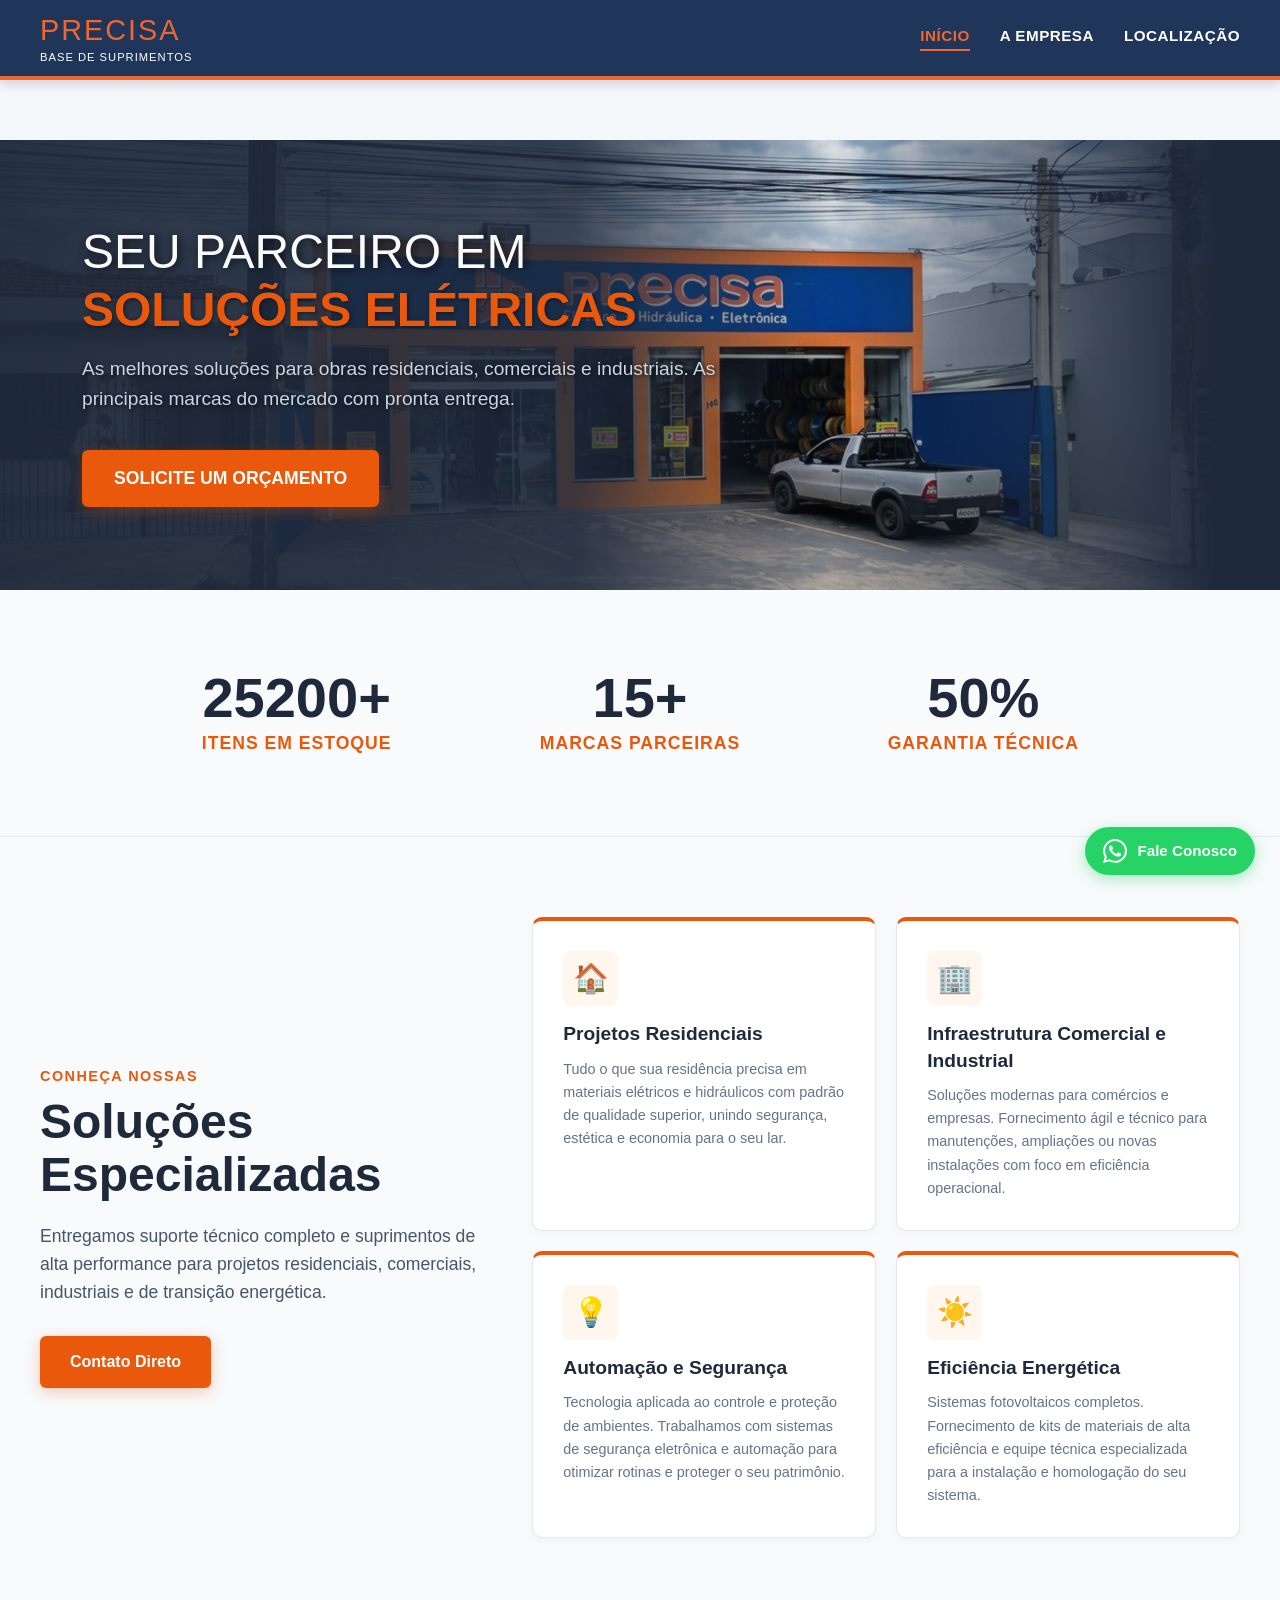
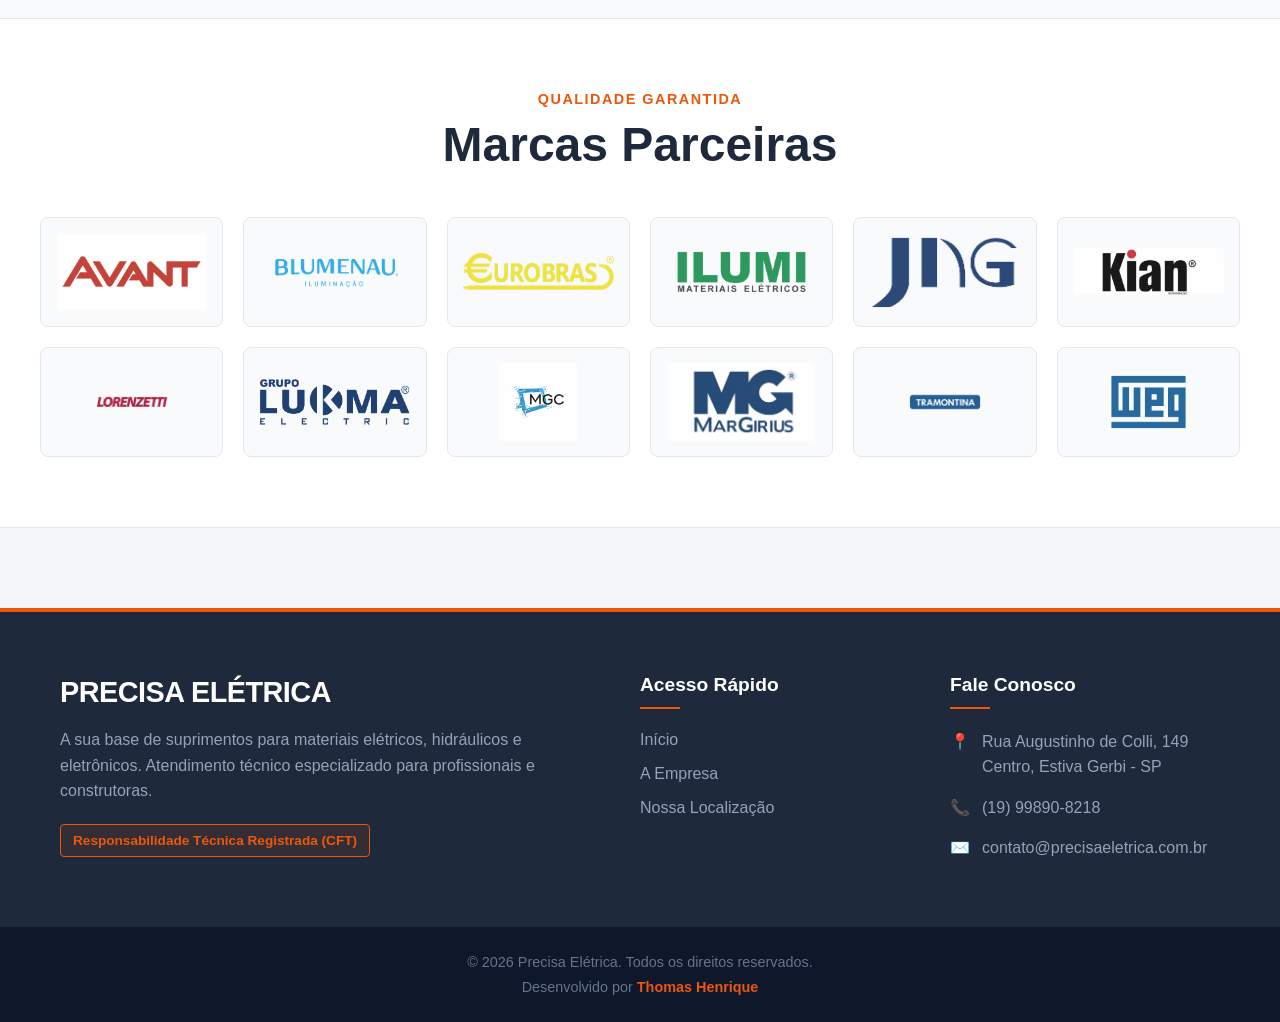
<file: index.html>
<!DOCTYPE html>
<html lang="pt-BR">
<head>
    <meta charset="UTF-8">
    <meta name="viewport" content="width=device-width, initial-scale=1.0">
    <title>Precisa Elétrica | Sua Base de Suprimentos</title>
    <script src="script/config.js"></script>
    <link rel="stylesheet" href="style/style.css">
    <link rel="icon" type="image/png" href="img/favicon.png">
</head>
<body>
    <header class="navbar">
        <div class="brand-container">
            <span class="brand-main">PRECISA</span>
            <span class="brand-sub">Base de Suprimentos</span>
        </div>
        
        <nav class="main-menu-lista">
            <a href="index.html" class="ativo">Início</a>
            <a href="html/catalogo.html" data-loja="on">Produtos</a>
            <a href="html/about.html">A Empresa</a>
            <a href="html/contact.html">Localização</a>
        </nav>
    </header>

    <!-- BANNER PRINCIPAL -->
    <section class="hero-precisa">
        <div class="hero-overlay"></div>
        <div class="hero-conteudo">
            <h1 class="hero-titulo">SEU PARCEIRO EM <br><b>SOLUÇÕES ELÉTRICAS</b></h1>
            <p class="hero-subtitulo">As melhores soluções para obras residenciais, comerciais e industriais. As principais marcas do mercado com pronta entrega.</p>
            <a href="html/catalogo.html" class="hero-botao" data-loja="on">VER CATÁLOGO COMPLETO</a>
            <a href="https://wa.me/5519998908218?text=Olá!%20Gostaria%20de%20solicitar%20um%20orçamento." class="hero-botao" data-loja="off" target="_blank" rel="noopener noreferrer">SOLICITE UM ORÇAMENTO</a>
        </div>
    </section>

    <!-- SEÇÃO DE CONTADORES (AUTORIDADE) -->
    <section class="estatisticas-precisa">
        <div class="estatisticas-container">
            <div class="stat-item">
                <!-- Mudei para 3000 e coloquei o data-alvo="3000" -->
                <span class="stat-numero" data-alvo="50000">0</span>
                <span class="stat-texto">Itens em Estoque</span>
            </div>
            <div class="stat-item">
                <!-- Mudei para 15 e coloquei o data-alvo="15" -->
                <span class="stat-numero" data-alvo="30">0</span>
                <span class="stat-texto">Marcas Parceiras</span>
            </div>
            <div class="stat-item">
                <!-- Mudei para 100 e coloquei o data-alvo="100" -->
                <span class="stat-numero" data-alvo="100">0</span>
                <span class="stat-texto">Garantia Técnica</span>
            </div>
        </div>
    </section>

    <!-- SEÇÃO DE SOLUÇÕES / PILARES -->
    <section class="solucoes-precisa">
        <div class="solucoes-container">
            
            <!-- Lado Esquerdo: Título e Chamada -->
            <div class="solucoes-info">
                <span class="subtitulo-secao">CONHEÇA NOSSAS</span>
                <h2 class="titulo-secao">Soluções Especializadas</h2>
                <p class="descricao-secao">
                    Entregamos suporte técnico completo e suprimentos de alta performance para projetos residenciais, comerciais, industriais e de transição energética.
                </p>
                <a href="https://wa.me/5519998908218" 
                class="btn-solucoes" target="_blank" rel="noopener noreferrer">
                    Contato Direto
                </a>
            </div>

            <!-- Lado Direito: Grid de Cartões Atualizado -->
            <div class="solucoes-grid">
                
                <!-- Card 1: Residencial -->
                <div class="card-solucao">
                    <div class="card-icone">🏠</div>
                    <h3>Projetos Residenciais</h3>
                    <p>Tudo o que sua residência precisa em materiais elétricos e hidráulicos com padrão de qualidade superior, unindo segurança, estética e economia para o seu lar.</p>
                </div>

                <!-- Card 2: Comercial -->
                <div class="card-solucao">
                    <div class="card-icone">🏢</div>
                    <h3>Infraestrutura Comercial e Industrial</h3>
                    <p>Soluções modernas para comércios e empresas. Fornecimento ágil e técnico para manutenções, ampliações ou novas instalações com foco em eficiência operacional.</p>
                </div>

                <!-- Card 3: Automação -->
                <div class="card-solucao">
                    <div class="card-icone">💡</div>
                    <h3>Automação e Segurança</h3>
                    <p>Tecnologia aplicada ao controle e proteção de ambientes. Trabalhamos com sistemas de segurança eletrônica e automação para otimizar rotinas e proteger o seu patrimônio.</p>
                </div>

                <!-- Card 4: Energia Solar (Substituiu Média e Alta Tensão) -->
                <div class="card-solucao">
                    <div class="card-icone">☀️</div>
                    <h3>Eficiência Energética</h3>
                    <p>Sistemas fotovoltaicos completos. Fornecimento de kits de materiais de alta eficiência e equipe técnica especializada para a instalação e homologação do seu sistema.</p>
                </div>

            </div>

        </div>
    </section>

    <!-- =========================================
    SEÇÃO DE MARCAS PARCEIRAS
    ========================================= -->
    <section class="marcas-parceiras">
        <div class="marcas-container">
            <div class="marcas-header">
                <span class="subtitulo-secao">QUALIDADE GARANTIDA</span>
                <h2 class="titulo-secao">Marcas Parceiras</h2>
            </div>
            
            <div class="marcas-grid">
                <div class="marca-item"><img src="img/marcas/AVANT.png" alt="Avant"></div>
                <div class="marca-item"><img src="img/marcas/BLUMENAL.png" alt="Blumenau"></div>
                <div class="marca-item"><img src="img/marcas/EUROBRAS.webp" alt="Eurobras"></div>
                <div class="marca-item"><img src="img/marcas/ILLUMI.png" alt="Ilumi"></div>
                <div class="marca-item"><img src="img/marcas/JNG.png" alt="JNG"></div>
                <div class="marca-item"><img src="img/marcas/KIAN.webp" alt="Kian"></div>
                <div class="marca-item"><img src="img/marcas/LORENZETTI.png" alt="Lorenzetti"></div>
                <div class="marca-item"><img src="img/marcas/LUKMA.png" alt="Lukma"></div>
                <div class="marca-item"><img src="img/marcas/MGC.jpg" alt="MGC"></div>
                <div class="marca-item"><img src="img/marcas/MARGIRIUS.png" alt="MarGirius"></div>
                <div class="marca-item"><img src="img/marcas/TRAMONTINA.png" alt="Tramontina"></div>
                <div class="marca-item"><img src="img/marcas/WEG.png" alt="WEG"></div>
            </div>
        </div>
    </section>

    <!-- BOTÃO FLUTUANTE WHATSAPP -->
    <a href="https://wa.me/5519998908218?text=Olá!%20Gostaria%20de%20solicitar%20um%20orçamento." 
    class="whatsapp-flutuante" 
    target="_blank" 
    rel="noopener noreferrer"
    title="Fale conosco pelo WhatsApp">
        <!-- Ícone SVG limpo do WhatsApp -->
        <svg xmlns="http://www.w3.org/2000/svg" viewBox="0 0 24 24" width="32" height="32" fill="#ffffff">
            <path d="M.057 24l1.687-6.163c-1.041-1.804-1.588-3.849-1.587-5.946.003-6.556 5.338-11.891 11.893-11.891 3.181.001 6.167 1.24 8.413 3.488 2.245 2.248 3.481 5.236 3.48 8.414-.003 6.557-5.338 11.892-11.893 11.892-1.99-.001-3.951-.5-5.688-1.448l-6.305 1.654zm6.597-3.807c1.676.995 3.276 1.591 5.392 1.592 5.448 0 9.886-4.434 9.889-9.885.002-5.462-4.415-9.89-9.881-9.892-5.452 0-9.887 4.434-9.889 9.884-.001 2.225.651 3.891 1.746 5.634l-.999 3.648 3.742-.981zm11.387-5.464c-.074-.124-.272-.198-.57-.347-.297-.149-1.758-.868-2.031-.967-.272-.099-.47-.149-.669.149-.198.297-.768.967-.941 1.165-.173.198-.347.223-.644.074-.297-.149-1.255-.462-2.39-1.475-.883-.788-1.48-1.761-1.653-2.059-.173-.297-.018-.458.13-.606.134-.133.297-.347.446-.521.151-.172.2-.296.3-.495.099-.198.05-.372-.025-.521-.075-.148-.669-1.611-.916-2.206-.242-.579-.487-.501-.669-.51l-.57-.01c-.198 0-.52.074-.792.372s-1.04 1.016-1.04 2.479 1.065 2.876 1.213 3.074c.149.198 2.095 3.2 5.076 4.487.709.306 1.263.489 1.694.626.712.226 1.36.194 1.872.118.571-.085 1.758-.719 2.006-1.413.248-.695.248-1.29.173-1.414z"/>
        </svg>
        <span class="texto-wtp">Fale Conosco</span>
    </a>
    <!--FOOTER PRINCIPAL-->
    <footer class="footer-precisa">
        <div class="footer-container">
            <!-- Coluna 1: Sobre a Empresa -->
            <div class="footer-col col-sobre">
                <h2 class="footer-logo">PRECISA ELÉTRICA</h2>
                <p class="footer-desc">A sua base de suprimentos para materiais elétricos, hidráulicos e eletrônicos. Atendimento técnico especializado para profissionais e construtoras.</p>
                <span class="badge-cft">Responsabilidade Técnica Registrada (CFT)</span>
            </div>

            <!-- Coluna 2: Links Rápidos -->
            <div class="footer-col">
                <h3>Acesso Rápido</h3>
                <ul class="footer-links">
                    <li><a href="../index.html">Início</a></li>
                    <li data-loja="on"><a href="html/catalogo.html">Catálogo de Produtos</a></li>
                    <li><a href="html/about.html">A Empresa</a></li>
                    <li><a href="html/contact.html">Nossa Localização</a></li>
                </ul>
            </div>

            <!-- Coluna 3: Contato e Endereço -->
            <div class="footer-col">
                <h3>Fale Conosco</h3>
                <ul class="footer-contact">
                    <li>
                        <span>📍</span> 
                        <span>Rua Augustinho de Colli, 149<br>Centro, Estiva Gerbi - SP</span>
                    </li>
                    <li>
                        <span>📞</span> 
                        <span>(19) 99890-8218</span>
                    </li>
                    <li>
                        <span>✉️</span> 
                        <span>contato@precisaeletrica.com.br</span>
                    </li>
                </ul>
            </div>
        </div>

        <!-- Barra inferior (Créditos e GitHub) -->
        <div class="footer-bottom">
            <p>&copy; 2026 Precisa Elétrica. Todos os direitos reservados.</p>
            <p class="developer-credit">
                Desenvolvido por <a href="https://github.com/thomasquaresma" target="_blank" rel="noopener noreferrer">Thomas Henrique</a>
            </p>
        </div>
    </footer>
    <script src="script/contador.js"></script>
</body>
</html>
</file>
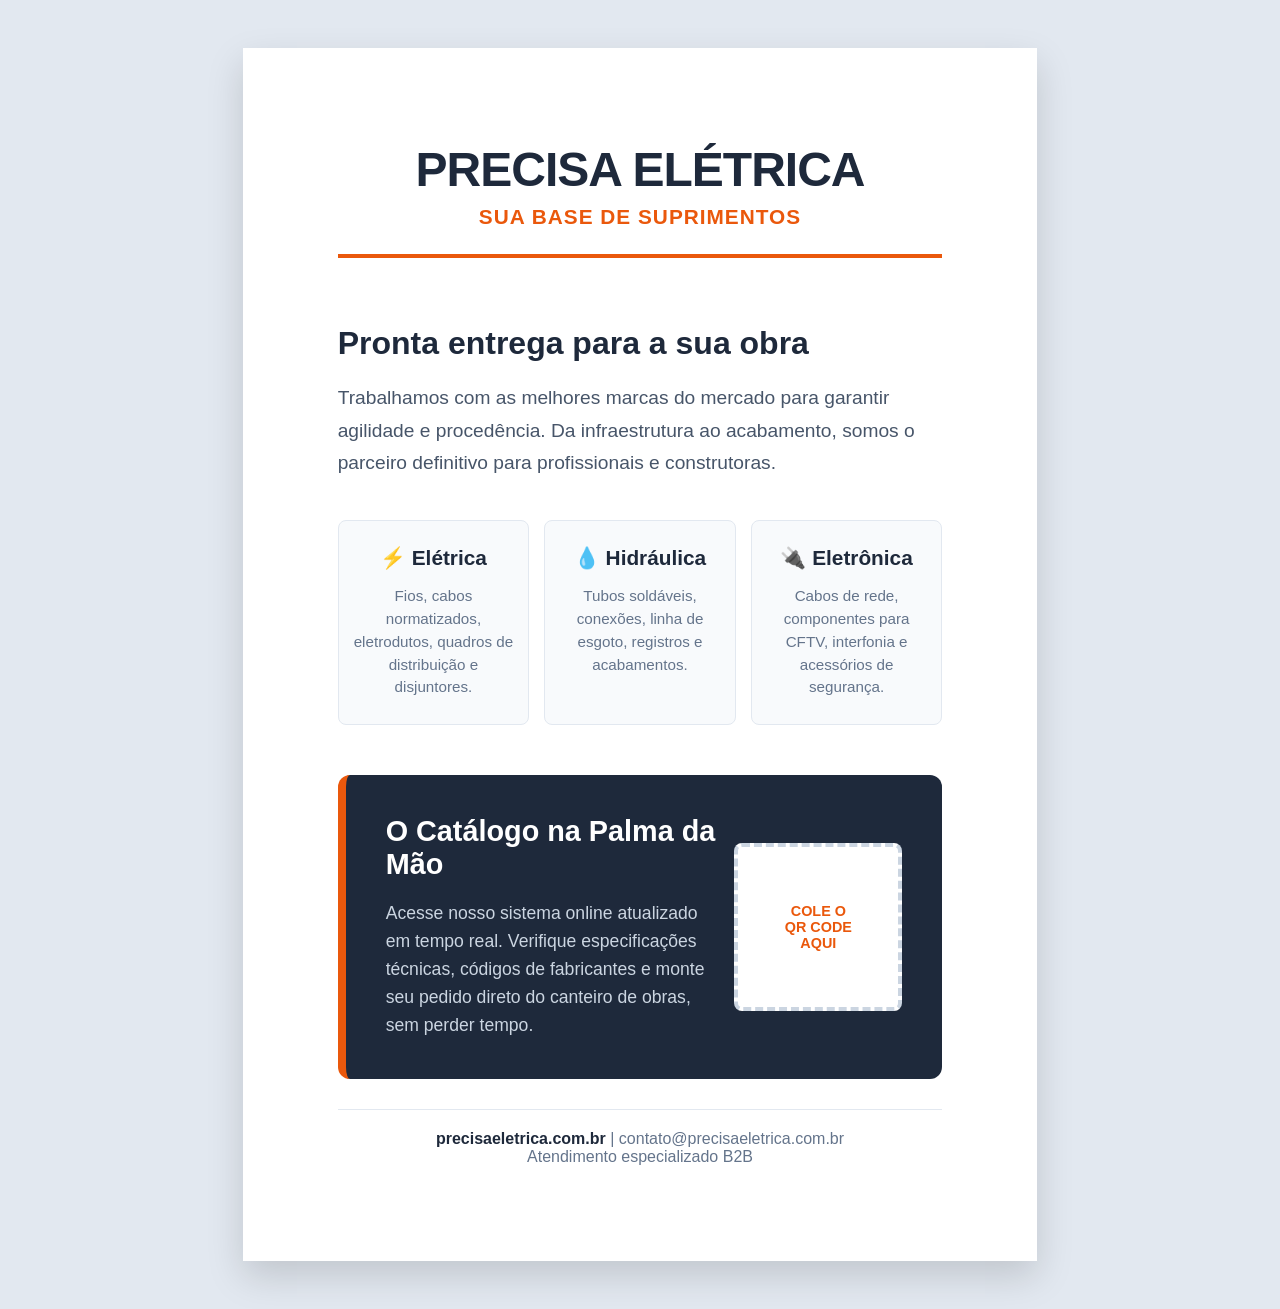
<file: portfolio.html>
<!DOCTYPE html>
<html lang="pt-BR">
<head>
    <meta charset="UTF-8">
    <title>Mockup Portfólio - Precisa Elétrica</title>
    <style>
        /* Fundo escuro para destacar a "folha de papel" */
        body { 
            background-color: #e2e8f0; 
            display: flex; 
            justify-content: center; 
            padding: 40px; 
            font-family: 'Segoe UI', Tahoma, Geneva, Verdana, sans-serif; 
        }
        
        /* Formato e estilo da página A4 */
        .folha-a4 { 
            background: white; 
            width: 210mm; 
            min-height: 297mm; 
            padding: 25mm; 
            box-sizing: border-box; 
            box-shadow: 0 15px 35px rgba(0,0,0,0.15); 
            display: flex; 
            flex-direction: column; 
        }
        
        /* Cabeçalho */
        .cabecalho { 
            text-align: center; 
            border-bottom: 4px solid #ea580c; 
            padding-bottom: 25px; 
            margin-bottom: 40px; 
        }
        .logo-texto { 
            font-size: 3rem; 
            font-weight: 800; 
            color: #1e293b; 
            margin: 0; 
            letter-spacing: -1px;
        }
        .subtitulo { 
            color: #ea580c; 
            font-size: 1.3rem; 
            font-weight: 700; 
            margin-top: 8px; 
            text-transform: uppercase; 
            letter-spacing: 1px;
        }
        
        /* Conteúdo Principal */
        .conteudo { flex-grow: 1; }
        h2 { color: #1e293b; font-size: 2rem; margin-bottom: 20px; }
        p.destaque { color: #475569; font-size: 1.2rem; line-height: 1.7; margin-bottom: 40px; }
        
        /* Cards de Categorias */
        .grid-categorias { 
            display: flex; 
            justify-content: space-between; 
            margin-bottom: 50px; 
            text-align: center; 
            gap: 15px;
        }
        .categoria-card { 
            background: #f8fafc; 
            border: 1px solid #e2e8f0; 
            padding: 25px 15px; 
            border-radius: 8px; 
            flex: 1;
        }
        .categoria-card h3 { color: #1e293b; font-size: 1.3rem; margin-bottom: 10px; margin-top: 0; }
        .categoria-card p { font-size: 0.95rem; color: #64748b; margin-bottom: 0; line-height: 1.5; }
        
        /* Bloco do Catálogo Digital e QR Code */
        .bloco-qr { 
            background: #1e293b; 
            color: white; 
            border-radius: 12px; 
            padding: 40px; 
            display: flex; 
            align-items: center; 
            justify-content: space-between; 
            margin-top: auto; 
            margin-bottom: 30px;
            border-left: 8px solid #ea580c;
        }
        .qr-texto { width: 65%; }
        .qr-texto h3 { font-size: 1.8rem; margin-bottom: 15px; color: white; margin-top: 0;}
        .qr-texto p { color: #cbd5e1; font-size: 1.1rem; margin-bottom: 0; line-height: 1.6; }
        
        .qr-espaco { 
            width: 160px; 
            height: 160px; 
            background: white; 
            border-radius: 8px; 
            display: flex; 
            align-items: center; 
            justify-content: center; 
            color: #ea580c; 
            font-weight: bold; 
            text-align: center; 
            border: 4px dashed #cbd5e1; 
            font-size: 0.9rem;
        }
        
        /* Rodapé */
        .rodape { 
            text-align: center; 
            color: #64748b; 
            font-size: 1rem; 
            border-top: 1px solid #e2e8f0; 
            padding-top: 20px; 
        }
        .rodape strong { color: #1e293b; }
    </style>
</head>
<body>
    <div class="folha-a4">
        
        <div class="cabecalho">
            <h1 class="logo-texto">PRECISA ELÉTRICA</h1>
            <div class="subtitulo">Sua Base de Suprimentos</div>
        </div>
        
        <div class="conteudo">
            <h2>Pronta entrega para a sua obra</h2>
            <p class="destaque">Trabalhamos com as melhores marcas do mercado para garantir agilidade e procedência. Da infraestrutura ao acabamento, somos o parceiro definitivo para profissionais e construtoras.</p>
            
            <div class="grid-categorias">
                <div class="categoria-card">
                    <h3>⚡ Elétrica</h3>
                    <p>Fios, cabos normatizados, eletrodutos, quadros de distribuição e disjuntores.</p>
                </div>
                <div class="categoria-card">
                    <h3>💧 Hidráulica</h3>
                    <p>Tubos soldáveis, conexões, linha de esgoto, registros e acabamentos.</p>
                </div>
                <div class="categoria-card">
                    <h3>🔌 Eletrônica</h3>
                    <p>Cabos de rede, componentes para CFTV, interfonia e acessórios de segurança.</p>
                </div>
            </div>

            <div class="bloco-qr">
                <div class="qr-texto">
                    <h3>O Catálogo na Palma da Mão</h3>
                    <p>Acesse nosso sistema online atualizado em tempo real. Verifique especificações técnicas, códigos de fabricantes e monte seu pedido direto do canteiro de obras, sem perder tempo.</p>
                </div>
                <div class="qr-espaco">
                    COLE O<br>QR CODE<br>AQUI
                </div>
            </div>
        </div>

        <div class="rodape">
            <strong>precisaeletrica.com.br</strong> | contato@precisaeletrica.com.br<br>
            Atendimento especializado B2B
        </div>
        
    </div>
</body>
</html>
</file>
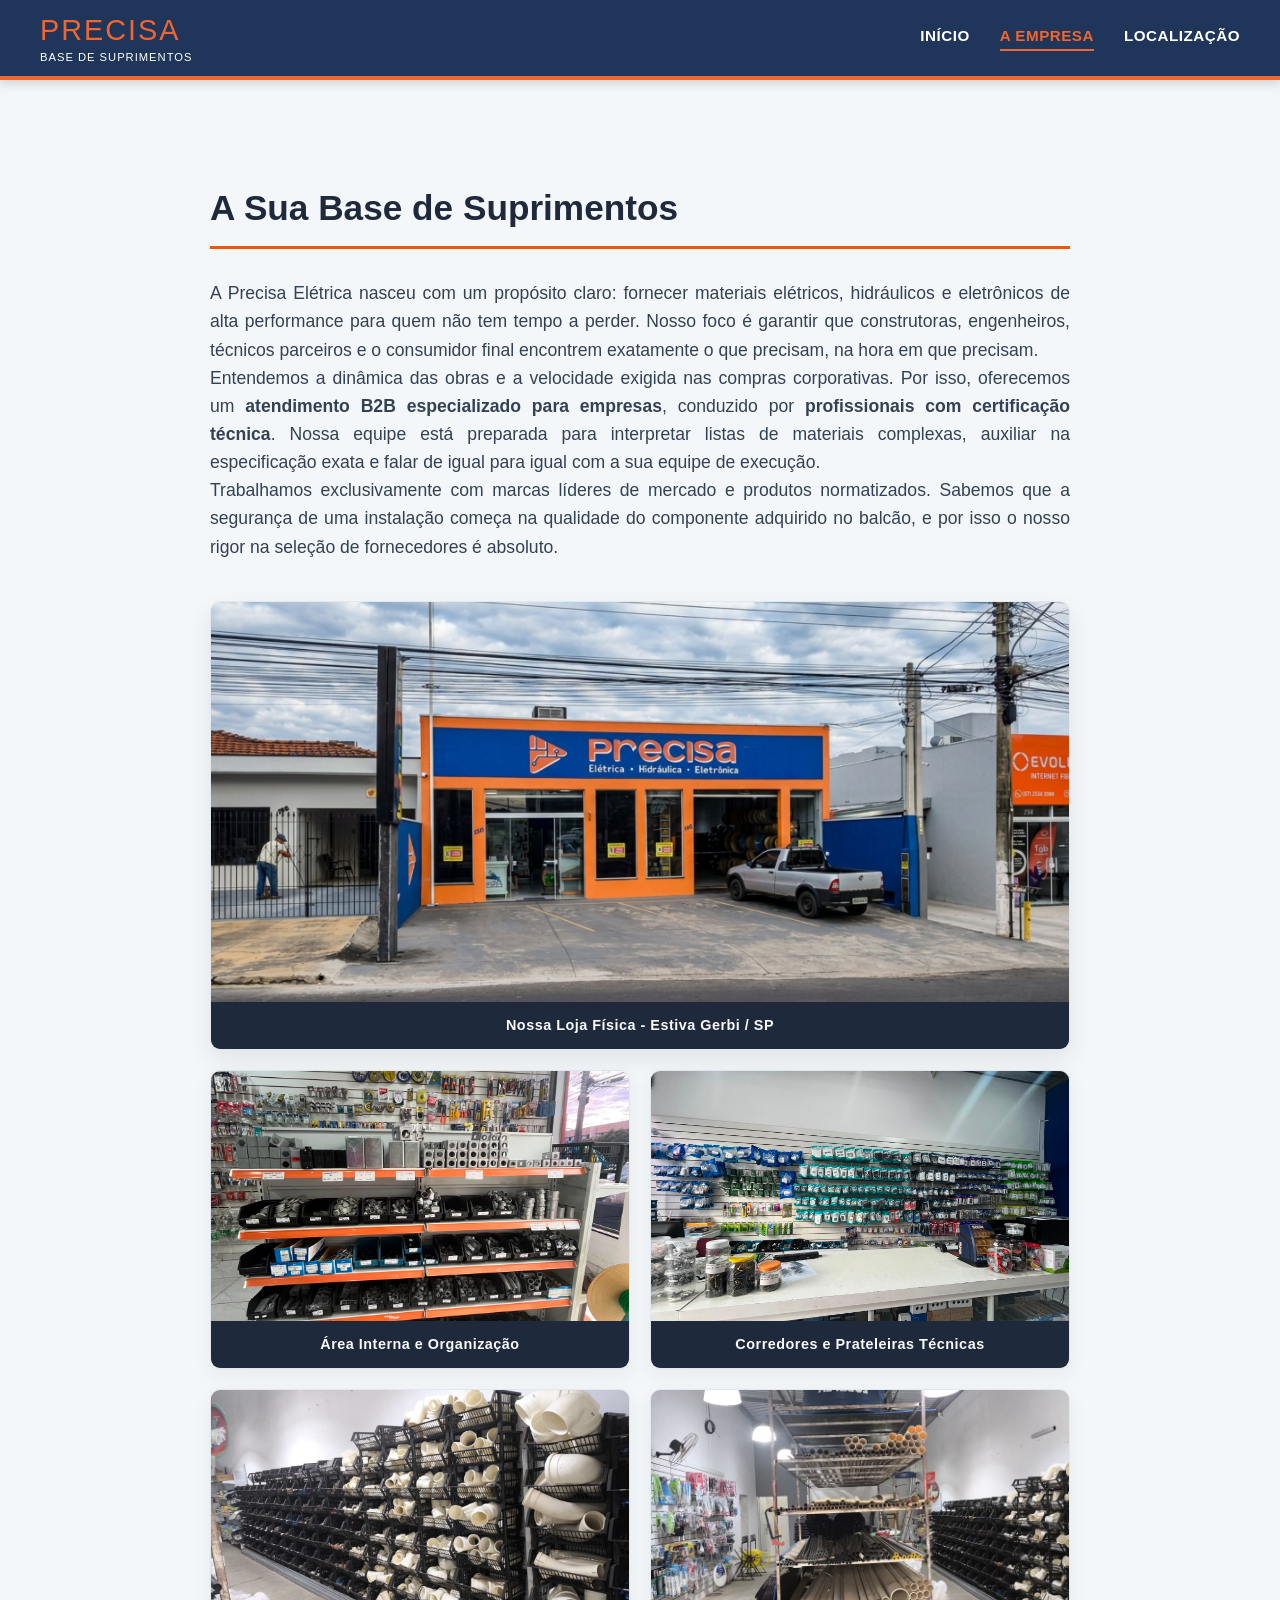
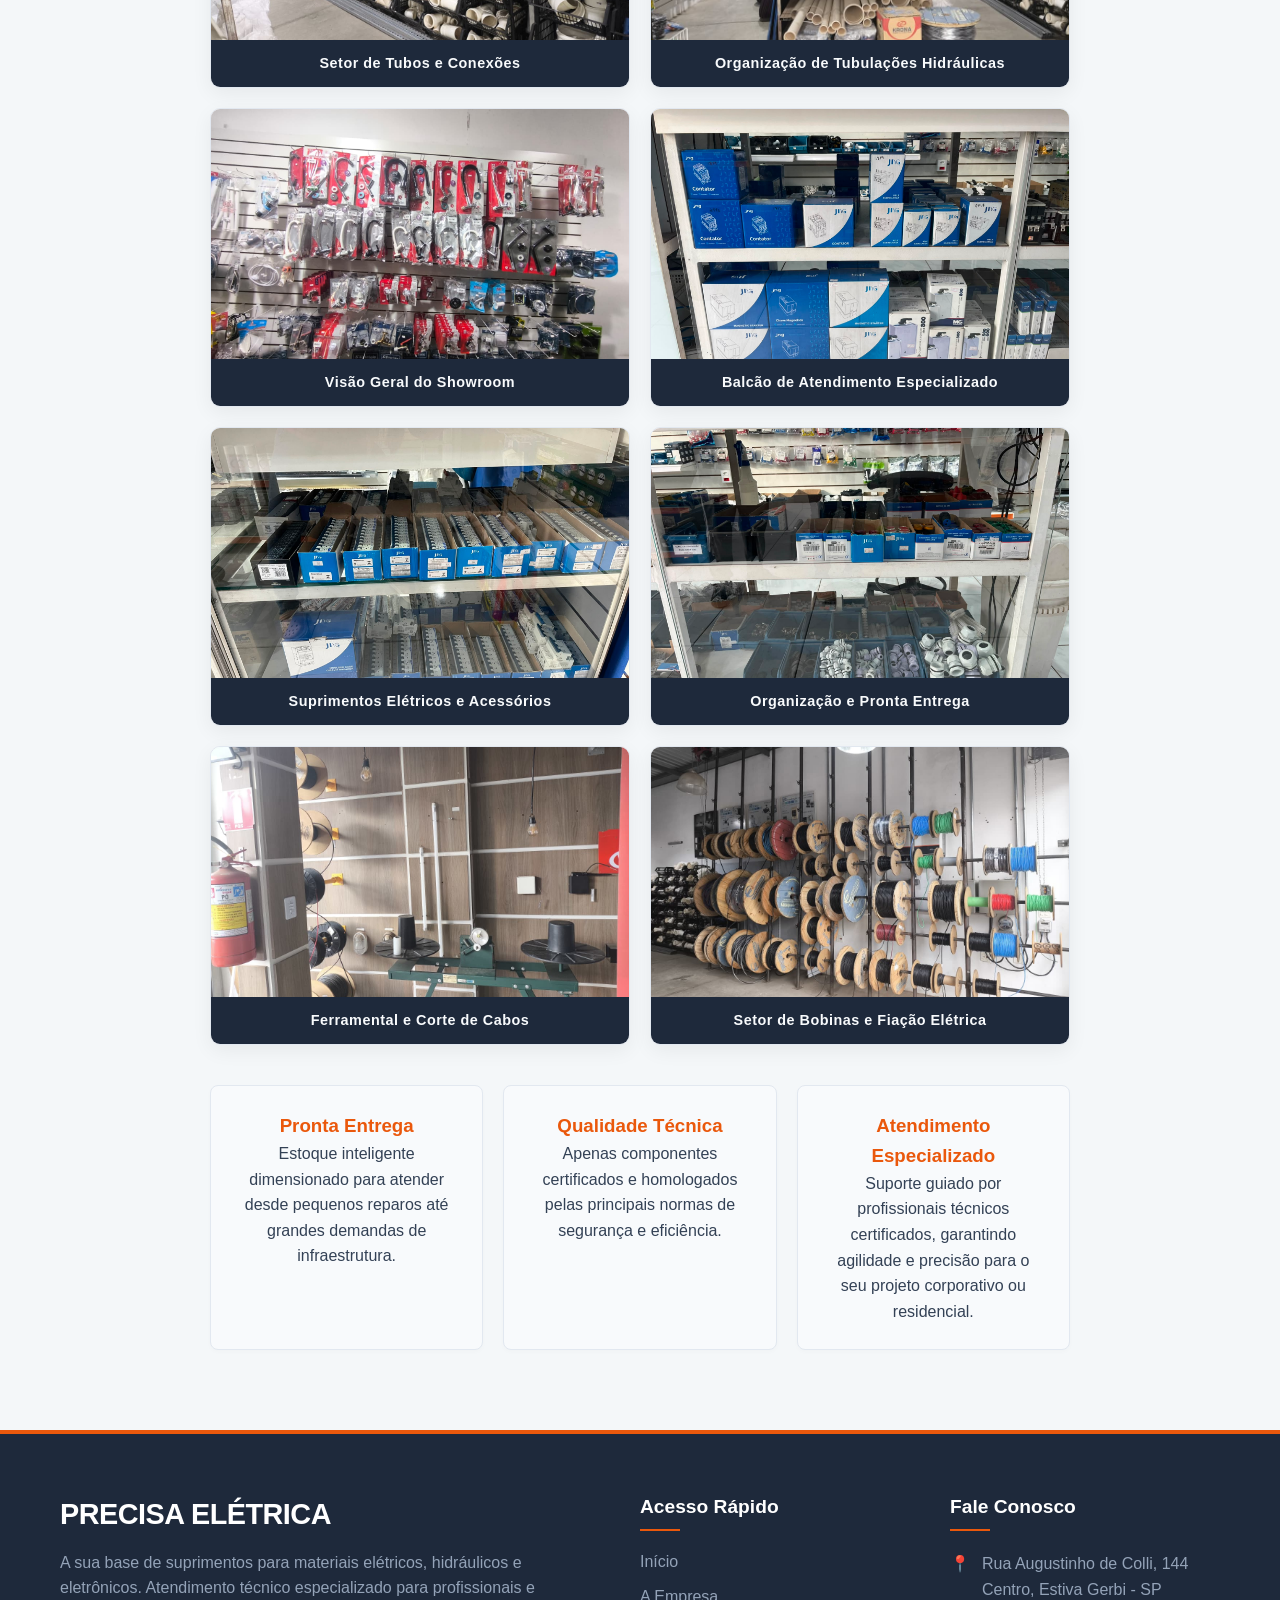
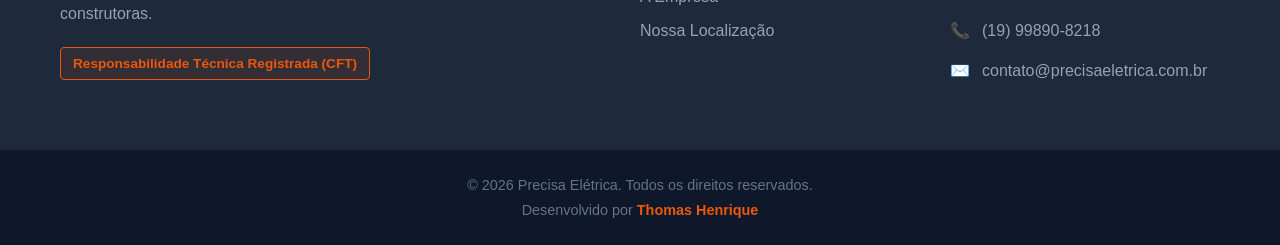
<file: html/about.html>
<!DOCTYPE html>
<html lang="pt-BR">
<head>
    <meta charset="UTF-8">
    <meta name="viewport" content="width=device-width, initial-scale=1.0">
    <title>A Empresa | Precisa Elétrica</title>
    <script src="../script/config.js"></script>
    <link rel="stylesheet" type="text/css" href="../style/style.css">
    <link rel="icon" type="image/png" href="../img/favicon.png">
</head>
<body>
    <header class="navbar">
        <div class="brand-container">
            <span class="brand-main">PRECISA</span>
            <span class="brand-sub">Base de Suprimentos</span>
        </div>
        <nav class="main-menu-lista">
            <a href="../index.html">Início</a>
            <a href="catalogo.html" data-loja="on">Produtos</a>
            <a href="about.html" class="ativo">A Empresa</a>
            <a href="contact.html">Localização</a>
        </nav>
    </header>

    <div class="container-institucional">
        <h1 class="titulo-pagina">A Sua Base de Suprimentos</h1>

        <div class="bloco-texto">
            <p>A Precisa Elétrica nasceu com um propósito claro: fornecer materiais elétricos, hidráulicos e eletrônicos de alta performance para quem não tem tempo a perder. Nosso foco é garantir que construtoras, engenheiros, técnicos parceiros e o consumidor final encontrem exatamente o que precisam, na hora em que precisam.</p>
            
            <p>Entendemos a dinâmica das obras e a velocidade exigida nas compras corporativas. Por isso, oferecemos um <strong>atendimento B2B especializado para empresas</strong>, conduzido por <strong>profissionais com certificação técnica</strong>. Nossa equipe está preparada para interpretar listas de materiais complexas, auxiliar na especificação exata e falar de igual para igual com a sua equipe de execução.</p>
            
            <p>Trabalhamos exclusivamente com marcas líderes de mercado e produtos normatizados. Sabemos que a segurança de uma instalação começa na qualidade do componente adquirido no balcão, e por isso o nosso rigor na seleção de fornecedores é absoluto.</p>
        </div>

        <!-- =========================================
            GALERIA DE FOTOS DA LOJA (FACHADA E INTERIOR)
            ========================================= -->
        <div class="galeria-empresa">
            <!-- Foto Principal da Fachada -->
            <div class="foto-fachada-destaque">
                <img src="../img/fachada3.jpg" alt="Fachada da Precisa Elétrica">
                <span class="legenda-foto">Nossa Loja Física - Estiva Gerbi / SP</span>
            </div>

            <!-- Fotos do Interior (Grid de 2 colunas) -->
            <div class="fotos-interior-grid">
                <div class="item-foto-interior">
                    <img src="../img/interior1.jpeg" alt="Interior da Loja - Prateleiras e Balcão">
                    <span class="legenda-foto">Área Interna e Organização</span>
                </div>
                <div class="item-foto-interior">
                    <img src="../img/interior2.jpeg" alt="Estoque e Balcão Técnico">
                    <span class="legenda-foto">Corredores e Prateleiras Técnicas</span>
                </div>
            </div>

            <div class="fotos-interior-grid">
                <div class="item-foto-interior">
                    <img src="../img/tubos2.jpeg" alt="Tubos e Conexões">
                    <span class="legenda-foto">Setor de Tubos e Conexões</span>
                </div>
                <div class="item-foto-interior">
                    <img src="../img/tubos1.jpeg" alt="Estoque de Tubulações">
                    <span class="legenda-foto">Organização de Tubulações Hidráulicas</span>
                </div>
            </div>

            <div class="fotos-interior-grid">
                <div class="item-foto-interior">
                    <img src="../img/interior3.jpeg" alt="Interior da Loja">
                    <span class="legenda-foto">Visão Geral do Showroom</span>
                </div>
                <div class="item-foto-interior">
                    <img src="../img/balcao1.jpeg" alt="Balcão de Atendimento">
                    <span class="legenda-foto">Balcão de Atendimento Especializado</span>
                </div>
            </div>

            <div class="fotos-interior-grid">
                <div class="item-foto-interior">
                    <img src="../img/balcao2.jpeg" alt="Balcão e Suprimentos">
                    <span class="legenda-foto">Suprimentos Elétricos e Acessórios</span>
                </div>
                <div class="item-foto-interior">
                    <img src="../img/balcao3.jpeg" alt="Área de Balcão">
                    <span class="legenda-foto">Organização e Pronta Entrega</span>
                </div>
            </div>

            <div class="fotos-interior-grid">
                <div class="item-foto-interior">
                    <img src="../img/cortacabo.jpeg" alt="Corta Cabo Técnico">
                    <span class="legenda-foto">Ferramental e Corte de Cabos</span>
                </div>
                <div class="item-foto-interior">
                    <img src="../img/bobinas.jpeg" alt="Bobinas de Cabos Elétricos">
                    <span class="legenda-foto">Setor de Bobinas e Fiação Elétrica</span>
                </div>
            </div>
        </div>

        <div class="destaque-pilares">
            <div class="pilar">
                <h3>Pronta Entrega</h3>
                <p>Estoque inteligente dimensionado para atender desde pequenos reparos até grandes demandas de infraestrutura.</p>
            </div>
            <div class="pilar">
                <h3>Qualidade Técnica</h3>
                <p>Apenas componentes certificados e homologados pelas principais normas de segurança e eficiência.</p>
            </div>
            <div class="pilar">
                <h3>Atendimento Especializado</h3>
                <p>Suporte guiado por profissionais técnicos certificados, garantindo agilidade e precisão para o seu projeto corporativo ou residencial.</p>
            </div>
        </div>
    </div>

    <!-- =========================================
        FOOTER PRINCIPAL
        ========================================= -->
    <footer class="footer-precisa">
        <div class="footer-container">
            <div class="footer-col col-sobre">
                <h2 class="footer-logo">PRECISA ELÉTRICA</h2>
                <p class="footer-desc">A sua base de suprimentos para materiais elétricos, hidráulicos e eletrônicos. Atendimento técnico especializado para profissionais e construtoras.</p>
                <span class="badge-cft">Responsabilidade Técnica Registrada (CFT)</span>
            </div>

            <div class="footer-col">
                <h3>Acesso Rápido</h3>
                <ul class="footer-links">
                    <li><a href="../index.html">Início</a></li>
                    <li data-loja="on"><a href="catalogo.html">Catálogo de Produtos</a></li>
                    <li><a href="about.html">A Empresa</a></li>
                    <li><a href="contact.html">Nossa Localização</a></li>
                </ul>
            </div>

            <div class="footer-col">
                <h3>Fale Conosco</h3>
                <ul class="footer-contact">
                    <li>
                        <span>📍</span> 
                        <span>Rua Augustinho de Colli, 144<br>Centro, Estiva Gerbi - SP</span>
                    </li>
                    <li>
                        <span>📞</span> 
                        <span>(19) 99890-8218</span>
                    </li>
                    <li>
                        <span>✉️</span> 
                        <span>contato@precisaeletrica.com.br</span>
                    </li>
                </ul>
            </div>
        </div>

        <div class="footer-bottom">
            <p>&copy; 2026 Precisa Elétrica. Todos os direitos reservados.</p>
            <p class="developer-credit">
                Desenvolvido por <a href="https://github.com/thomasquaresma" target="_blank" rel="noopener noreferrer">Thomas Henrique</a>
            </p>
        </div>
    </footer>
</body>
</html>
</file>
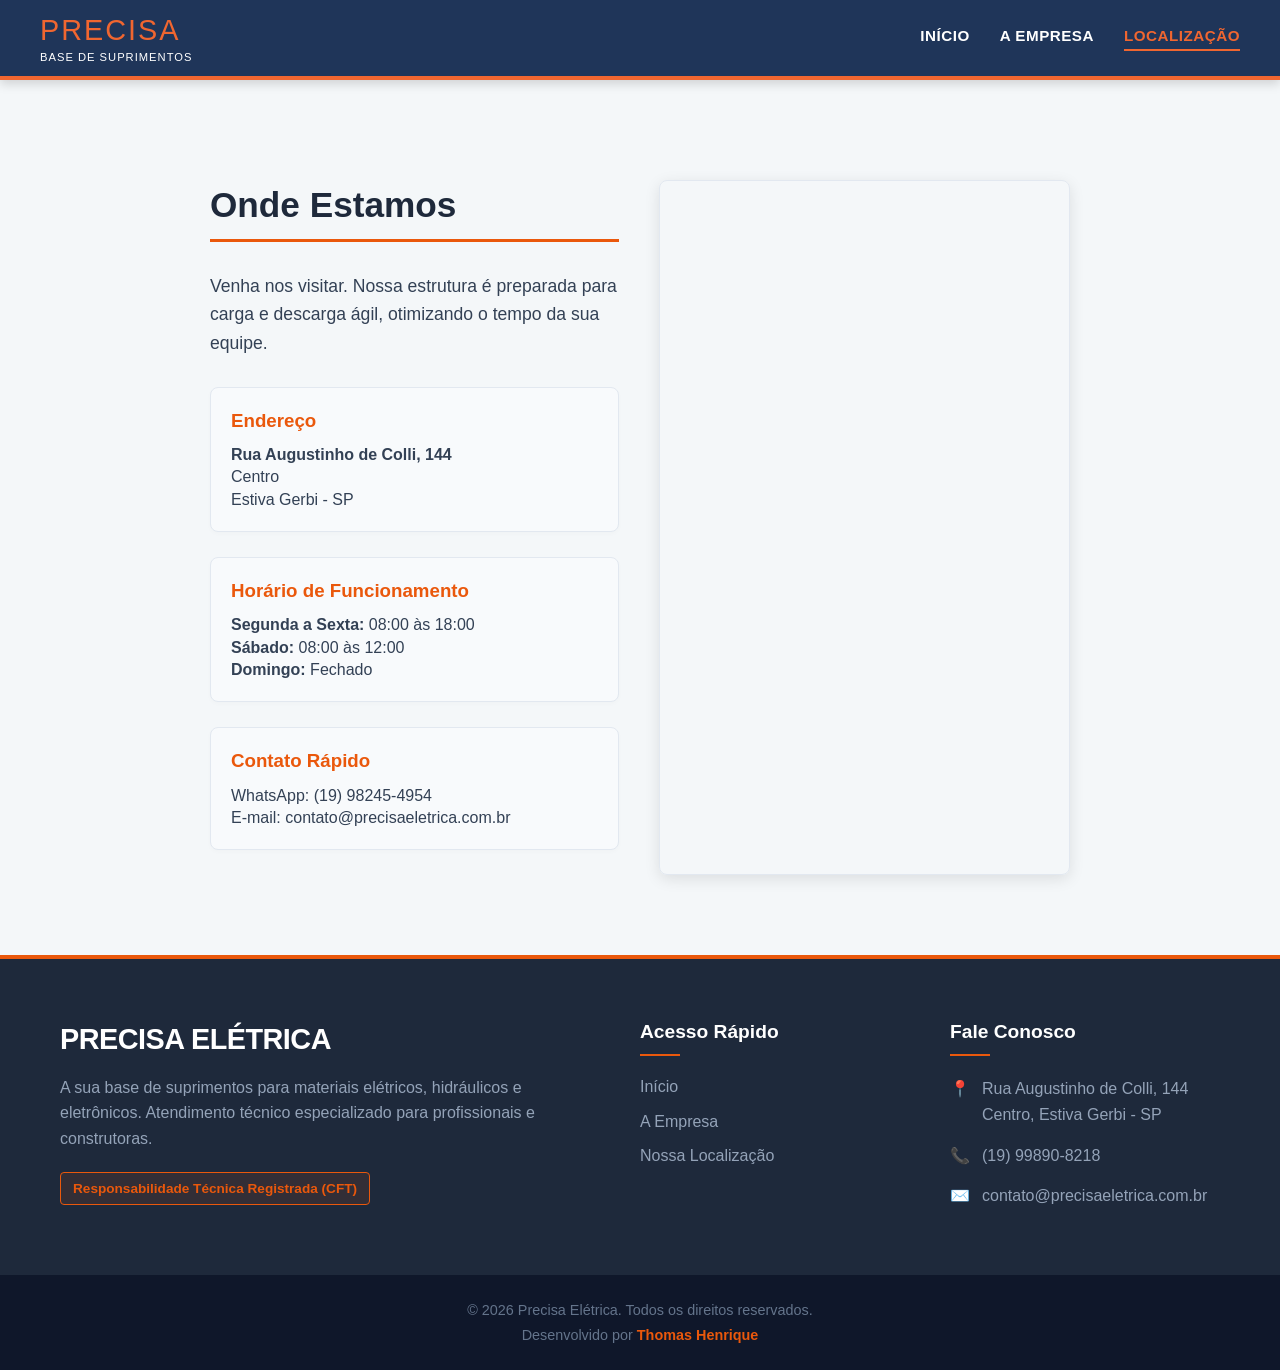
<file: html/contact.html>
<!DOCTYPE html>
<html lang="pt-BR">
<head>
    <meta charset="UTF-8">
    <meta name="viewport" content="width=device-width, initial-scale=1.0">
    <title>Localização | Precisa Elétrica</title>
    <script src="../script/config.js"></script>
    <link rel="stylesheet" type="text/css" href="../style/style.css">
    <link rel="icon" type="image/png" href="../img/favicon.png">
</head>
<body>
    <header class="navbar">
        <div class="brand-container">
            <span class="brand-main">PRECISA</span>
            <span class="brand-sub">Base de Suprimentos</span>
        </div>
        
        <nav class="main-menu-lista">
            <a href="../index.html">Início</a>
            <a href="catalogo.html" data-loja="on">Produtos</a>
            <a href="about.html">A Empresa</a>
            <a href="contact.html" class="ativo">Localização</a>
        </nav>
    </header>

    <div class="container-local">
        <div class="info-contato">
            <h1 class="titulo-pagina">Onde Estamos</h1>
            <p class="subtitulo-local">Venha nos visitar. Nossa estrutura é preparada para carga e descarga ágil, otimizando o tempo da sua equipe.</p>
            
            <div class="bloco-info">
                <h3>Endereço</h3>
                <p><strong>Rua Augustinho de Colli, 144</strong><br>Centro<br>Estiva Gerbi - SP</p>
            </div>

            <div class="bloco-info">
                <h3>Horário de Funcionamento</h3>
                <p><strong>Segunda a Sexta:</strong> 08:00 às 18:00<br>
                <strong>Sábado:</strong> 08:00 às 12:00<br>
                <strong>Domingo:</strong> Fechado</p>
            </div>

            <div class="bloco-info">
                <h3>Contato Rápido</h3>
                <p>WhatsApp: (19) 98245-4954<br>E-mail: contato@precisaeletrica.com.br</p>
            </div>
        </div>

        <div class="mapa-container">
            <!-- Mapa configurado para Rua Augustinho de Colli, 144, Centro, Estiva Gerbi -->
            <iframe src="https://maps.google.com/maps?q=Rua%20Augustinho%20de%20Colli,%20144,%20Centro,%20Estiva%20Gerbi&t=&z=16&ie=UTF8&iwloc=&output=embed" allowfullscreen="" loading="lazy"></iframe>
        </div>
    </div>
    <!-- =========================================
        FOOTER PRINCIPAL
        ========================================= -->
    <footer class="footer-precisa">
        <div class="footer-container">
            <!-- Coluna 1: Sobre a Empresa -->
            <div class="footer-col col-sobre">
                <h2 class="footer-logo">PRECISA ELÉTRICA</h2>
                <p class="footer-desc">A sua base de suprimentos para materiais elétricos, hidráulicos e eletrônicos. Atendimento técnico especializado para profissionais e construtoras.</p>
                <span class="badge-cft">Responsabilidade Técnica Registrada (CFT)</span>
            </div>

            <!-- Coluna 2: Links Rápidos -->
            <div class="footer-col">
                <h3>Acesso Rápido</h3>
                <ul class="footer-links">
                    <li><a href="../index.html">Início</a></li>
                    <li data-loja="on"><a href="catalogo.html">Catálogo de Produtos</a></li>
                    <li><a href="about.html">A Empresa</a></li>
                    <li><a href="contact.html">Nossa Localização</a></li>
                </ul>
            </div>

            <!-- Coluna 3: Contato e Endereço -->
            <div class="footer-col">
                <h3>Fale Conosco</h3>
                <ul class="footer-contact">
                    <li>
                        <span>📍</span> 
                        <span>Rua Augustinho de Colli, 144<br>Centro, Estiva Gerbi - SP</span>
                    </li>
                    <li>
                        <span>📞</span> 
                        <span>(19) 99890-8218</span>
                    </li>
                    <li>
                        <span>✉️</span> 
                        <span>contato@precisaeletrica.com.br</span>
                    </li>
                </ul>
            </div>
        </div>

        <!-- Barra inferior (Créditos e GitHub) -->
        <div class="footer-bottom">
            <p>&copy; 2026 Precisa Elétrica. Todos os direitos reservados.</p>
            <p class="developer-credit">
                Desenvolvido por <a href="https://github.com/thomasquaresma" target="_blank" rel="noopener noreferrer">Thomas Henrique</a>
            </p>
        </div>
    </footer>
</body>
</html>
</file>
<file: style/style.css>
/* --- Paleta Técnica Precisa --- */
:root {
    --azul-precisa: #1F3559;
    --laranja-precisa: #F06630;
    --preto-tecnico: #000000;
    --branco: #FFFFFF;
    --cinza-fundo: #F4F7F9;
    --cinza-borda: #D1D9E0;
    --fonte-industrial: 'Syncopate', sans-serif;
    --fonte-leitura: 'Chivo', sans-serif;
}

* { margin: 0; padding: 0; box-sizing: border-box; }
html { scroll-behavior: smooth; }

body {
    font-family: var(--fonte-leitura);
    background-color: var(--cinza-fundo);
    color: var(--preto-tecnico);
    padding-top: 140px; /* Acomoda o menu e a barra de filtros */
    line-height: 1.4;
}

/* =========================================
   CABEÇALHO UNIFICADO (NAVBAR)
   ========================================= */

.navbar {
    position: fixed;
    top: 0;
    left: 0;
    width: 100%;
    height: 80px; /* Altura fixa elegante, impede que fique gigante */
    background: var(--azul-precisa);
    display: flex;
    justify-content: space-between;
    align-items: center;
    padding: 0 40px;
    z-index: 1000;
    border-bottom: 4px solid var(--laranja-precisa);
    box-shadow: 0 4px 10px rgba(0,0,0,0.15);
}

/* --- Container da Logo (Esquerda) --- */
.brand-container { 
    display: flex; 
    flex-direction: column; 
    min-width: 200px;
}

.brand-main {
    font-family: var(--fonte-industrial);
    color: var(--laranja-precisa);
    font-size: 1.8rem;
    letter-spacing: 2px;
}

.brand-sub {
    color: var(--branco);
    font-size: 0.7rem;
    text-transform: uppercase;
    letter-spacing: 1px;
}

/* --- Caixa de Busca (Centro - Aparece só no Catálogo) --- */
.search-box {
    flex: 1; /* Faz a busca ocupar o espaço vazio do meio */
    display: flex;
    justify-content: center;
    padding: 0 40px; 
}

.search-box input {
    width: 100%;
    max-width: 500px; /* Limita a largura para não esmagar os links */
    padding: 12px 20px;
    border-radius: 30px; /* Bordas arredondadas, visual moderno */
    border: none;
    outline: none;
    font-family: var(--fonte-leitura);
    font-size: 1rem;
    color: var(--preto-tecnico);
    box-shadow: inset 0 2px 5px rgba(0,0,0,0.1);
}

/* --- Links do Menu (Direita) --- */
.main-menu-lista { 
    display: flex; 
    list-style: none; 
    gap: 30px; 
    align-items: center;
}

.main-menu-lista a {
    color: var(--branco);
    text-decoration: none;
    font-weight: 700;
    font-size: 0.95rem;
    text-transform: uppercase;
    letter-spacing: 0.5px;
    position: relative;
    padding-bottom: 5px;
    transition: color 0.3s;
}

/* Efeito Hover e Página Ativa */
.main-menu-lista a:hover,
.main-menu-lista a.ativo { 
    color: var(--laranja-precisa); 
}

/* Linha Laranja Animada */
.main-menu-lista a::after {
    content: '';
    position: absolute;
    width: 0;
    height: 2px;
    bottom: 0;
    left: 0;
    background-color: var(--laranja-precisa);
    transition: width 0.3s ease;
}

.main-menu-lista a:hover::after,
.main-menu-lista a.ativo::after {
    width: 100%;
}

/* Responsividade do Menu */
@media (max-width: 900px) {
    .navbar {
        height: auto; 
        flex-direction: column;
        padding: 15px 20px;
        gap: 15px;
    }
    .search-box { width: 100%; padding: 0; }
    .search-box input { max-width: 100%; }
    .main-menu-lista { flex-wrap: wrap; justify-content: center; gap: 15px; }
}


/* =========================================
   BARRA DE FILTROS (CATÁLOGO)
   ========================================= */
.category-bar {
    position: fixed;
    top: 80px; /* Gruda exatamente embaixo da navbar de 80px */
    width: 100%;
    background: var(--branco);
    padding: 10px 40px;
    display: flex;
    gap: 10px;
    z-index: 999;
    box-shadow: 0 4px 6px rgba(0,0,0,0.05);
    overflow-x: auto;
}

.btn-filter {
    background: transparent;
    border: 1px solid var(--cinza-borda);
    padding: 8px 16px;
    border-radius: 20px;
    cursor: pointer;
    font-family: var(--fonte-leitura);
    font-weight: bold;
    color: var(--azul-precisa);
    transition: all 0.2s;
    white-space: nowrap;
}

.btn-filter:hover {
    border-color: var(--laranja-precisa);
    color: var(--laranja-precisa);
}

.btn-filter.active {
    background: var(--laranja-precisa);
    color: var(--branco);
    border-color: var(--laranja-precisa);
}

/* =========================================
   GRID DE PRODUTOS E CARDS
   ========================================= */
.produtos-tecnicos-grid {
    display: grid;
    grid-template-columns: repeat(auto-fill, minmax(350px, 1fr));
    gap: 30px;
    padding: 20px;
    max-width: 1600px;
    margin: 0 auto;
}

.card-tecnico {
    background: var(--branco);
    border: 1px solid var(--cinza-borda);
    border-radius: 8px;
    overflow: hidden;
    display: flex;
    flex-direction: column;
    transition: transform 0.2s, box-shadow 0.2s;
}

.card-tecnico:hover {
    transform: translateY(-5px);
    box-shadow: 0 10px 20px rgba(0,0,0,0.1);
}

/* =========================================
   CABEÇALHO DO CARD (ALINHAMENTO DE TÍTULO)
   ========================================= */
.card-header {
    background: var(--azul-precisa);
    color: var(--branco);
    padding: 10px 15px;
    text-align: center;
    /* Flexbox trava a caixa e centraliza o texto independentemente do tamanho */
    display: flex;
    align-items: center;
    justify-content: center;
    height: 65px; /* Altura fixa garantida para caber 2 linhas sem distorcer o card */
}

.card-header h2 {
    font-family: var(--fonte-industrial);
    font-size: 0.85rem; /* Ajuste sutil para nomes mais compridos caberem melhor */
    text-transform: uppercase;
    margin: 0;
    line-height: 1.3;
    /* Trava de segurança: limita a 2 linhas máximas. Se passar, aplica reticências (...) */
    display: -webkit-box;
    -webkit-line-clamp: 2;
    -webkit-box-orient: vertical;
    overflow: hidden;
    text-overflow: ellipsis;
}

.card-body-vertical {
    display: flex;
    flex-direction: column;
    padding: 0;
    flex-grow: 1;
}

/* =========================================
   FOTO DO PRODUTO (ALINHAMENTO DE IMAGEM)
   ========================================= */
.product-visual-central {
    width: 100%;
    height: 200px; /* Trava absoluta da altura da caixa da imagem */
    padding: 15px;
    background: #ffffff;
    display: flex;
    justify-content: center;
    align-items: center;
    border-bottom: 1px solid var(--cinza-borda);
    overflow: hidden;
}

.product-visual-central img {
    max-width: 100%;
    max-height: 100%;
    width: auto;
    height: auto;
    /* O "contain" garante que a foto será escalada sem cortar bordas, respeitando a caixa de 200px */
    object-fit: contain; 
    display: block;
}
.product-data-full {
    width: 100%;
    padding: 15px;
    flex-grow: 1;
    max-height: 220px; 
    overflow-y: auto;  
    padding-top: 0 !important;
}

/* Estiliza a barra de rolagem */
.product-data-full::-webkit-scrollbar { width: 6px; }
.product-data-full::-webkit-scrollbar-track { background: #f1f1f1; border-radius: 4px; }
.product-data-full::-webkit-scrollbar-thumb { background: #c1c1c1; border-radius: 4px; }
.product-data-full::-webkit-scrollbar-thumb:hover { background: var(--laranja-precisa); }

/* =========================================
   TABELAS TÉCNICAS E BOTÕES
   ========================================= */
.tabela-tecnica {
    width: 100%;
    font-size: 0.8rem;
    border-collapse: separate; 
    border-spacing: 0;
    margin-top: 0 !important;
}

.tabela-tecnica thead th {
    position: sticky;
    top: 0;
    background-color: #ffffff !important; 
    z-index: 10; 
    border-bottom: 2px solid var(--laranja-precisa); 
    background-clip: padding-box;
    color: var(--azul-precisa);
    text-align: left;
    padding: 8px;
    font-family: var(--fonte-industrial);
    font-size: 0.65rem;
}

.tabela-tecnica td {
    padding: 8px;
    border-bottom: 1px solid #eee;
    vertical-align: middle;
}

.tabela-tecnica tr:nth-child(even) { background: #fafafa; }
.col-acao { text-align: center; width: 40px; }

.btn-add {
    background: var(--laranja-precisa);
    color: white;
    border: none;
    border-radius: 4px;
    width: 25px;
    height: 25px;
    font-size: 1rem;
    font-weight: bold;
    cursor: pointer;
    transition: background 0.2s;
}
.btn-add:hover { opacity: 0.8; }

/* =========================================
   WIDGET FLUTUANTE E FOOTER
   ========================================= */
.cart-widget {
    position: fixed;
    bottom: 20px;
    right: 20px;
    background: var(--azul-precisa);
    color: var(--branco);
    padding: 15px 25px;
    border-radius: 30px;
    display: flex;
    align-items: center;
    gap: 15px;
    box-shadow: 0 10px 20px rgba(0,0,0,0.2);
    z-index: 1001;
    font-weight: bold;
}

.cart-widget button {
    background: var(--laranja-precisa);
    color: white;
    border: none;
    padding: 8px 15px;
    border-radius: 20px;
    cursor: pointer;
    font-weight: bold;
}

.site-footer {
    background: var(--azul-precisa);
    color: var(--branco);
    padding: 30px;
    margin-top: 50px;
    text-align: center;
}

/* Responsividade Geral */
@media (max-width: 768px) {
    body { padding-top: 180px; }
    .category-bar { top: 130px; padding: 10px; }
    .produtos-tecnicos-grid { grid-template-columns: 1fr; }
    .cart-widget { bottom: 10px; right: 10px; left: 10px; justify-content: space-between; border-radius: 8px; }
}

/* =========================================
   PÁGINAS INSTITUCIONAIS E LOCALIZAÇÃO
   ========================================= */
.container-institucional {
    max-width: 900px;
    margin: 40px auto;
    padding: 0 20px;
    font-family: sans-serif;
    color: #334155;
    line-height: 1.6;
    text-align: justify;
}

.titulo-pagina {
    color: #1e293b;
    font-size: 2.2rem;
    border-bottom: 3px solid #ea580c;
    padding-bottom: 10px;
    margin-bottom: 30px;
    margin-top: 0;
}

.bloco-texto { margin-bottom: 30px; font-size: 1.1rem; }
.destaque-pilares { display: flex; gap: 20px; margin-top: 40px; }

.pilar {
    flex: 1;
    background: #f8fafc;
    padding: 25px;
    border-radius: 8px;
    border: 1px solid #e2e8f0;
    text-align: center;
    box-shadow: 0 2px 5px rgba(0,0,0,0.02);
}

.pilar h3 { color: #ea580c; margin-top: 0; }

.container-local {
    max-width: 900px;
    margin: 40px auto;
    padding: 0 20px;
    font-family: sans-serif;
    display: flex;
    gap: 40px;
}

.info-contato { flex: 1; color: #334155; }
.subtitulo-local { font-size: 1.1rem; margin-bottom: 30px; line-height: 1.6; }

.bloco-info {
    margin-bottom: 25px;
    background: #f8fafc;
    padding: 20px;
    border-radius: 8px;
    border: 1px solid #e2e8f0;
    box-shadow: 0 2px 5px rgba(0,0,0,0.02);
}

.bloco-info h3 { color: #ea580c; margin-top: 0; margin-bottom: 10px; }

.mapa-container {
    flex: 1;
    border-radius: 8px;
    overflow: hidden;
    box-shadow: 0 4px 15px rgba(0,0,0,0.1);
    border: 1px solid #e2e8f0;
}

.mapa-container iframe { width: 100%; height: 100%; min-height: 400px; border: none; display: block; }

@media (max-width: 768px) {
    .container-local { flex-direction: column; }
    .destaque-pilares { flex-direction: column; }
}

/* =========================================
   FOOTER (RODAPÉ) - TODAS AS PÁGINAS
   ========================================= */
.footer-precisa {
    background-color: #1e293b; 
    color: #f8fafc;
    padding: 60px 0 0 0;
    font-family: sans-serif;
    margin-top: 80px;
    border-top: 4px solid #ea580c; 
}

.footer-container {
    max-width: 1200px;
    margin: 0 auto;
    padding: 0 20px 50px 20px;
    display: grid;
    grid-template-columns: 2fr 1fr 1fr;
    gap: 40px;
}

.footer-logo {
    color: #ffffff;
    font-size: 1.8rem;
    margin-top: 0;
    margin-bottom: 15px;
    letter-spacing: -0.5px;
    font-weight: 800;
}

.footer-desc { color: #94a3b8; line-height: 1.6; margin-bottom: 20px; font-size: 1rem; padding-right: 20px; }

.badge-cft {
    display: inline-block;
    background-color: rgba(234, 88, 12, 0.1);
    color: #ea580c;
    padding: 6px 12px;
    border: 1px solid #ea580c;
    border-radius: 4px;
    font-size: 0.85rem;
    font-weight: bold;
}

.footer-col h3 {
    color: #ffffff;
    font-size: 1.2rem;
    margin-top: 0;
    margin-bottom: 20px;
    position: relative;
    padding-bottom: 10px;
}

.footer-col h3::after {
    content: ''; position: absolute; left: 0; bottom: 0; width: 40px; height: 2px; background-color: #ea580c;
}

.footer-links { list-style: none; padding: 0; margin: 0; }
.footer-links li { margin-bottom: 12px; }
.footer-links a {
    color: #94a3b8;
    text-decoration: none;
    transition: all 0.3s ease;
    font-size: 1rem;
    display: inline-block;
}
.footer-links a:hover { color: #ea580c; transform: translateX(5px); }

.footer-contact { list-style: none; padding: 0; margin: 0; color: #94a3b8; font-size: 1rem; line-height: 1.6; }
.footer-contact li { margin-bottom: 15px; display: flex; align-items: flex-start; gap: 12px; }

.footer-bottom {
    background-color: #0f172a; 
    padding: 25px 20px;
    text-align: center;
    border-top: 1px solid #1e293b;
    font-size: 0.9rem;
    color: #64748b;
    display: flex;
    flex-direction: column;
    align-items: center;
    gap: 5px;
}

.footer-bottom p { margin: 0; }
.developer-credit a { color: #ea580c; text-decoration: none; font-weight: bold; transition: color 0.3s; }
.developer-credit a:hover { color: #ffffff; }

@media (max-width: 768px) {
    .footer-container { grid-template-columns: 1fr; gap: 40px; }
    .footer-desc { padding-right: 0; }
}

/* =========================================
   ESTATÍSTICAS / CONTADORES (HOME)
   ========================================= */
.estatisticas-precisa {
    background-color: #f8fafc;
    padding: 60px 20px;
    border-bottom: 1px solid #e2e8f0;
}

.estatisticas-container {
    max-width: 1000px;
    margin: 0 auto;
    display: flex;
    justify-content: space-between;
    gap: 30px;
    text-align: center;
}

.stat-item { flex: 1; display: flex; flex-direction: column; padding: 20px; }

.stat-numero {
    font-size: 3.5rem;
    font-weight: 800;
    color: #1e293b; 
    margin-bottom: 5px;
    line-height: 1;
}

.stat-texto {
    font-size: 1.1rem;
    color: #ea580c; 
    font-weight: 600;
    text-transform: uppercase;
    letter-spacing: 1px;
}

@media (max-width: 768px) {
    .estatisticas-container { flex-direction: column; gap: 40px; }
    .stat-numero { font-size: 3rem; }
}

/* =========================================
   BANNER PRINCIPAL (HERO)
   ========================================= */
.hero-precisa {
    position: relative;
    width: 100%;
    min-height: 450px; 
    background-image: url('../img/fachada3.jpg'); 
    background-size: cover;
    background-position: center;
    display: flex;
    align-items: center;
    justify-content: flex-start;
    padding: 0 20px;
}

.hero-overlay {
    position: absolute;
    top: 0;
    left: 0;
    width: 100%;
    height: 100%;
    
    /* Novo Gradiente: Segura o escuro até o final do texto */
    background: linear-gradient(90deg, 
        rgba(30, 41, 59, 0.95) 0%,    
        rgba(30, 41, 59, 0.85) 45%,   /* Mantém escuro protegendo o texto */
        rgba(30, 41, 59, 0.1) 65%,    /* Clareia só depois que o texto acaba */
        rgba(30, 41, 59, 0.7) 85%,    /* Começa a escurecer a ponta direita */
        rgba(30, 41, 59, 1) 95%,      /* Tapa a loja vizinha */
        rgba(30, 41, 59, 1) 100%
    );
    z-index: 1;
}

.hero-conteudo {
    position: relative;
    z-index: 2;
    max-width: 650px;
    color: #ffffff;
    margin-left: 5%;
}

/* Cria o movimento de surgir de baixo para cima suavemente */
@keyframes surgirSuave {
    0% {
        opacity: 0;
        transform: translateY(40px);
    }
    100% {
        opacity: 1;
        transform: translateY(0);
    }
}

.hero-titulo {
    font-size: 3rem;
    font-weight: 300;
    line-height: 1.2;
    margin-bottom: 15px;
    margin-top: 0;
    color: #f8fafc;
    /* Sombra escura para destacar a letra branca do fundo */
    text-shadow: 2px 2px 8px rgba(0, 0, 0, 0.7);
    animation: surgirSuave 0.8s ease-out forwards;
}

.hero-titulo b { 
    font-weight: 800; 
    color: #ea580c; 
    /* Sombra mais leve no laranja para não sujar a cor */
    text-shadow: 1px 1px 4px rgba(0, 0, 0, 0.5);
}

.hero-subtitulo { 
    font-size: 1.2rem; 
    font-weight: 400; 
    margin-bottom: 35px; 
    line-height: 1.6; 
    color: #cbd5e1;
    /* Sombra de contorno suave no subtítulo */
    text-shadow: 1px 1px 5px rgba(0, 0, 0, 0.8);
    opacity: 0;
    animation: surgirSuave 0.8s ease-out 0.3s forwards;
}

.hero-botao {
    display: inline-block;
    background-color: #ea580c;
    color: #ffffff;
    padding: 16px 32px;
    font-size: 1.1rem;
    font-weight: bold;
    text-decoration: none;
    border-radius: 6px;
    transition: all 0.3s ease;
    box-shadow: 0 4px 15px rgba(234, 88, 12, 0.3);
    /* Inicia invisível e anima com atraso de 0.6s */
    opacity: 0;
    animation: surgirSuave 0.8s ease-out 0.6s forwards;
}

.hero-botao:hover {
    background-color: #c2410c;
    transform: translateY(-3px);
    box-shadow: 0 6px 20px rgba(234, 88, 12, 0.4);
}

@media (max-width: 768px) {
    .hero-precisa { justify-content: center; text-align: center; padding: 50px 20px; }
    .hero-overlay { background: rgba(30, 41, 59, 0.85); }
    .hero-conteudo { margin-left: 0; }
    .hero-titulo { font-size: 2.2rem; }
    .hero-subtitulo { font-size: 1rem; }
}

/* =========================================
   BOTÃO FLUTUANTE WHATSAPP
   ========================================= */
.whatsapp-flutuante {
    position: fixed;
    bottom: 25px;
    right: 25px;
    background-color: #25d366; /* Verde oficial do WhatsApp */
    color: #ffffff;
    padding: 12px 18px;
    border-radius: 50px;
    display: flex;
    align-items: center;
    gap: 10px;
    text-decoration: none;
    font-family: var(--fonte-leitura, sans-serif);
    font-weight: bold;
    font-size: 0.95rem;
    box-shadow: 0 4px 15px rgba(37, 211, 102, 0.4);
    z-index: 99999;
    transition: all 0.3s ease;
}

.whatsapp-flutuante svg {
    width: 24px;
    height: 24px;
    display: block;
}

.whatsapp-flutuante:hover {
    background-color: #20ba5a;
    transform: translateY(-4px);
    box-shadow: 0 6px 20px rgba(37, 211, 102, 0.6);
}

/* Opcional para mobile: se preferir mostrar apenas o ícone redondo no celular */
@media (max-width: 768px) {
    .whatsapp-flutuante {
        padding: 12px;
        border-radius: 50%;
    }
    .whatsapp-flutuante .texto-wtp {
        display: none; /* Esconde o texto "Fale Conosco" no celular, deixando só o ícone */
    }
}
/* =========================================
   SEÇÃO DE SOLUÇÕES - IDENTIDADE PRÓPRIA (PRECISA)
   ========================================= */
.solucoes-precisa {
    background-color: #f8fafc;
    padding: 80px 20px;
    border-bottom: 1px solid #e2e8f0;
}

.solucoes-container {
    max-width: 1200px;
    margin: 0 auto;
    display: grid;
    grid-template-columns: 1fr 1.6fr;
    gap: 50px;
    align-items: center;
}

.subtitulo-secao {
    color: #ea580c;
    font-size: 0.9rem;
    font-weight: 800;
    text-transform: uppercase;
    letter-spacing: 1.5px;
    display: block;
    margin-bottom: 10px;
}

.titulo-secao {
    font-size: 3rem;
    color: #1e293b;
    font-weight: 800;
    margin-top: 0;
    margin-bottom: 20px;
    line-height: 1.1;
}

.descricao-secao {
    color: #475569;
    font-size: 1.1rem;
    line-height: 1.6;
    margin-bottom: 30px;
}

.btn-solucoes {
    display: inline-block;
    background-color: #ea580c;
    color: #ffffff;
    padding: 15px 30px;
    font-size: 1rem;
    font-weight: bold;
    text-decoration: none;
    border-radius: 6px;
    transition: all 0.3s ease;
    box-shadow: 0 4px 15px rgba(234, 88, 12, 0.3);
}

.btn-solucoes:hover {
    background-color: #c2410c;
    transform: translateY(-3px);
    box-shadow: 0 6px 20px rgba(234, 88, 12, 0.4);
}

/* Lado Direito: Novo Grid Exclusivo da Precisa */
.solucoes-grid {
    display: grid;
    grid-template-columns: repeat(2, 1fr);
    gap: 20px;
}

.card-solucao {
    background: #ffffff;
    padding: 30px;
    /* Cantos totalmente limpos e uniformes, com uma borda superior laranja marcante da marca */
    border-radius: 10px;
    border: 1px solid #e2e8f0;
    border-top: 4px solid #ea580c; 
    box-shadow: 0 4px 12px rgba(0, 0, 0, 0.03);
    transition: all 0.3s ease;
    position: relative;
}

.card-solucao:hover {
    transform: translateY(-6px);
    box-shadow: 0 12px 25px rgba(30, 41, 59, 0.08);
    border-color: #cbd5e1;
    border-top-color: #1e293b; /* Inverte elegante para o azul escuro no hover */
}

.card-icone {
    font-size: 1.8rem;
    margin-bottom: 15px;
    background: #fff7ed;
    width: 55px;
    height: 55px;
    display: flex;
    align-items: center;
    justify-content: center;
    border-radius: 8px;
}

.card-solucao h3 {
    color: #1e293b;
    font-size: 1.2rem;
    font-weight: 700;
    margin-top: 0;
    margin-bottom: 10px;
}

.card-solucao p {
    color: #64748b;
    font-size: 0.9rem;
    line-height: 1.6;
    margin: 0;
}

@media (max-width: 900px) {
    .solucoes-container {
        grid-template-columns: 1fr;
        gap: 40px;
    }
    .solucoes-grid {
        grid-template-columns: 1fr;
    }
    .titulo-secao {
        font-size: 2.3rem;
    }
}

/* =========================================
   GALERIA DE FOTOS DA PÁGINA "A EMPRESA"
   ========================================= */
.galeria-empresa {
    margin: 40px 0;
    display: flex;
    flex-direction: column;
    gap: 20px;
}

.foto-fachada-destaque {
    width: 100%;
    position: relative;
    border-radius: 10px;
    overflow: hidden;
    box-shadow: 0 10px 25px rgba(0, 0, 0, 0.08);
    border: 1px solid #e2e8f0;
}

.foto-fachada-destaque img {
    width: 100%;
    max-height: 400px;
    object-fit: cover;
    display: block;
    transition: transform 0.5s ease;
}

.foto-fachada-destaque:hover img {
    transform: scale(1.02);
}

.fotos-interior-grid {
    display: grid;
    grid-template-columns: repeat(2, 1fr);
    gap: 20px;
}

.item-foto-interior {
    background: #ffffff;
    border-radius: 10px;
    overflow: hidden;
    box-shadow: 0 6px 20px rgba(0, 0, 0, 0.06);
    border: 1px solid #e2e8f0;
    transition: transform 0.3s ease;
}

.item-foto-interior:hover {
    transform: translateY(-4px);
}

.item-foto-interior img {
    width: 100%;
    height: 250px;
    object-fit: cover;
    display: block;
}

/* Legendas sofisticadas abaixo das fotos */
.legenda-foto {
    display: block;
    background-color: #1e293b;
    color: #f8fafc;
    padding: 12px 15px;
    font-size: 0.9rem;
    font-weight: 600;
    text-align: center;
    letter-spacing: 0.5px;
    font-family: var(--fonte-leitura, sans-serif);
}

/* Responsividade para Celulares */
@media (max-width: 768px) {
    .fotos-interior-grid {
        grid-template-columns: 1fr; /* No celular as fotos do interior empilham */
    }
    .foto-fachada-destaque img {
        max-height: 250px;
    }
    .item-foto-interior img {
        height: 200px;
    }
}

/* =========================================
   SEÇÃO DE MARCAS PARCEIRAS (HOME)
   ========================================= */
.marcas-parceiras {
    background-color: #ffffff;
    padding: 70px 20px;
    border-bottom: 1px solid #e2e8f0;
}

.marcas-container {
    max-width: 1200px;
    margin: 0 auto;
}

.marcas-header {
    text-align: center;
    margin-bottom: 45px;
}

/* Usando as mesmas classes de título da seção Soluções para manter o padrão */
.marcas-header .subtitulo-secao {
    display: block;
    margin-bottom: 10px;
}

.marcas-header .titulo-secao {
    margin: 0;
}

/* Grid das Logos */
.marcas-grid {
    display: grid;
    grid-template-columns: repeat(6, 1fr); /* 6 colunas no PC */
    gap: 20px;
    align-items: center;
}

.marca-item {
    background: #f8fafc; /* Fundo cinza bem clarinho */
    border: 1px solid #e2e8f0;
    border-radius: 8px;
    padding: 15px;
    display: flex;
    justify-content: center;
    align-items: center;
    height: 110px; /* Trava a altura para todas as caixas ficarem idênticas */
    transition: all 0.3s ease;
}

.marca-item img {
    max-width: 100%;
    max-height: 100%;
    object-fit: contain; /* Não deixa a logo cortar ou esticar */
    /*VISUAL CORPORATIVO: até passar o mouse */
    filter: grayscale(20%) opacity(0.9); 
    transition: all 0.3s ease;
}

/* Efeito ao passar o mouse */
.marca-item:hover {
    transform: translateY(-5px); /* Dá um pulinho pra cima */
    box-shadow: 0 8px 20px rgba(0, 0, 0, 0.06);
    border-color: #ea580c; /* Borda fica laranja Precisa */
}

.marca-item:hover img {
    filter: grayscale(0%) opacity(1); /* Logo ganha cor total */
}

/* =========================================
   RESPONSIVIDADE (TABLETS E CELULARES)
   ========================================= */
@media (max-width: 900px) {
    .marcas-grid {
        grid-template-columns: repeat(4, 1fr); /* 4 colunas em tablets */
    }
}

@media (max-width: 600px) {
    .marcas-grid {
        grid-template-columns: repeat(2, 1fr); /* 2 colunas no celular */
        gap: 15px;
    }
    .marca-item {
        height: 90px;
        padding: 10px;
    }
}
</file>
